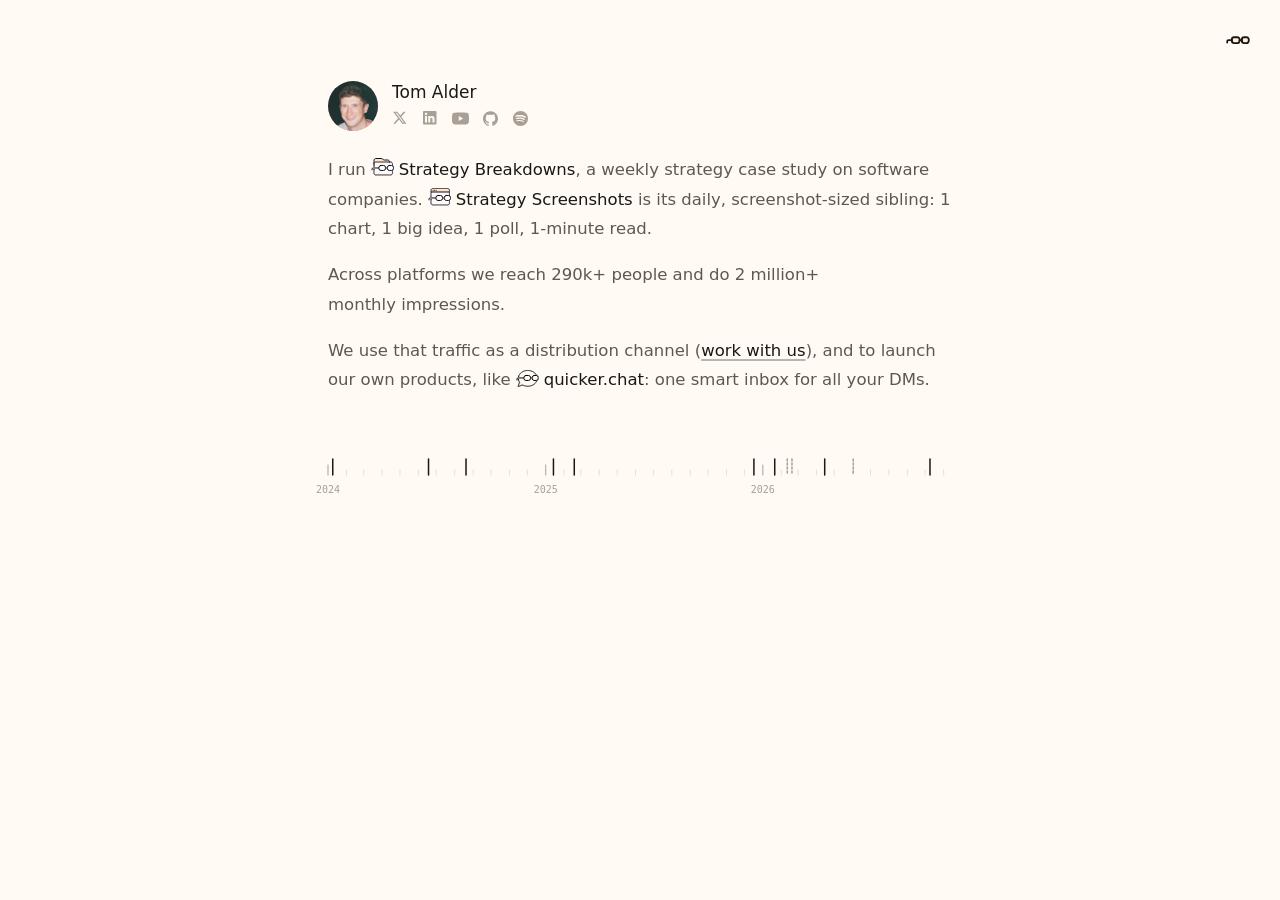
<file: index.html>
<!doctype html>
<html lang="en">
<head>
<meta charset="utf-8">
<meta name="viewport" content="width=device-width, initial-scale=1">
<meta name="theme-color" content="#FFFAF3">
<title>Tom Alder</title>
<link rel="icon" href="favicon.svg" type="image/svg+xml">
<meta name="description" content="Tom Alder runs Strategy Breakdowns, makes Strategy Screenshots and is building quicker.chat.">
<!-- the site follows the device's light/dark setting; clicking the glasses overrides it for this visit only -->
<script>try { localStorage.removeItem('ta-theme'); const t = sessionStorage.getItem('ta-theme'); if (t) document.documentElement.dataset.theme = t; } catch (e) {}</script>
<link rel="stylesheet" href="home.css?v=b6a0f877">
<link rel="stylesheet" href="playlists.css?v=b6a0f877">
<link rel="stylesheet" href="clicks.css?v=b6a0f877">
</head>
<body>


<button class="specs" type="button" aria-label="Switch light and dark"><svg viewBox="91 178 389 136" aria-hidden="true">
  <path class="lens" d="M223.5,198 H274 A37.5,37.5 0 0 1 311.5,235.5 V256.5 A37.5,37.5 0 0 1 274,294 H223.5 A37.5,37.5 0 0 1 186,256.5 V235.5 A37.5,37.5 0 0 1 223.5,198 Z"/><path class="lens" d="M386,198 H422.5 A37.5,37.5 0 0 1 460,235.5 V256.5 A37.5,37.5 0 0 1 422.5,294 H386 A37.5,37.5 0 0 1 348.5,256.5 V235.5 A37.5,37.5 0 0 1 386,198 Z"/>
  <g class="frame"><path d="M223.5,198 H274 A37.5,37.5 0 0 1 311.5,235.5 V256.5 A37.5,37.5 0 0 1 274,294 H223.5 A37.5,37.5 0 0 1 186,256.5 V235.5 A37.5,37.5 0 0 1 223.5,198 Z"/><path d="M386,198 H422.5 A37.5,37.5 0 0 1 460,235.5 V256.5 A37.5,37.5 0 0 1 422.5,294 H386 A37.5,37.5 0 0 1 348.5,256.5 V235.5 A37.5,37.5 0 0 1 386,198 Z"/><path d="M311.5,245 H348.5"/><path d="M186,245 H131 A20,20 0 0 0 111,265 V285"/></g>
</svg></button>

<main class="col">
  <section class="me si" style="--i:0">
    <div class="av"><img src="assets/me.jpg" alt="Tom Alder" onerror="this.remove()"></div>
    <div><h1>Tom Alder</h1><nav class="social" aria-label="Elsewhere"></nav></div>
  </section>
  <section class="bio si" style="--i:1"></section>
  <section class="writing si" style="--i:3"><div class="tl-mount"></div></section>
</main>

<aside class="dev" aria-label="Dev options"></aside>

<script src="lib/engine.js?v=b6a0f877"></script>
<script src="lib/motions.js?v=b6a0f877"></script>
<script src="shared.js?v=b6a0f877"></script>
<script src="copy.js?v=b6a0f877"></script>
<script src="timelines.js?v=b6a0f877"></script>
<script src="playlists.js?v=b6a0f877"></script>
<script src="clicks.js?v=b6a0f877"></script>
<script src="home.js?v=b6a0f877"></script>
</body>
</html>
</file>
<file: home.css>
/* fonts come from the device, never served as files: their licence doesn't cover a public website. Every Mac, iPhone
   and iPad has Avenir Next built in, so it's named straight in --body (no @font-face, which would hide the built-in
   one if it failed); elsewhere the page falls back to the system font. */
@font-face { font-family: 'New Order'; src: local('New Order Semibold'), local('NewOrder-Semibold'); font-weight: 600; font-display: swap; }

:root {
  --bg: #FFFAF3; --fg: #1A1715; --soft: #5E5852; --faint: #A8A096; --rule: #E7DFD3; --tint: #F08A4B; --chip: #FFE7C6; --dot: #1A1715;
  --sphere-a: #FFE7C6; --sphere-b: #F6B98A; --card: #FFFDF9; --well: #F4EDE2; --wire: #D9CFC0;
  --head: 'New Order', system-ui, sans-serif; --body: 'Avenir Next', system-ui, sans-serif; --mono: ui-monospace, 'SF Mono', Menlo, monospace;
  --out: cubic-bezier(.22, 1, .36, 1); --spring: cubic-bezier(.34, 1.56, .64, 1);
  color-scheme: light;
}
@media (prefers-color-scheme: dark) { :root:not([data-theme="light"]) { --bg: #141312; --fg: #F3EFE8; --soft: #B5AEA5; --faint: #6F6962; --rule: #2A2826; --tint: #FFC99A; --chip: rgba(255, 231, 198, .12); --dot: #FFFAF3; --sphere-a: #6B5440; --sphere-b: #2C221B; --card: #1C1A18; --well: #242120; --wire: #3A3632; color-scheme: dark; } }
:root[data-theme="dark"] { --bg: #141312; --fg: #F3EFE8; --soft: #B5AEA5; --faint: #6F6962; --rule: #2A2826; --tint: #FFC99A; --chip: rgba(255, 231, 198, .12); --dot: #FFFAF3; --sphere-a: #6B5440; --sphere-b: #2C221B; --card: #1C1A18; --well: #242120; --wire: #3A3632; color-scheme: dark; }

* { box-sizing: border-box; }
html, body { margin: 0; }
/* phones: no text inflation when turned sideways, and no double-tap zoom (pinch zoom still works) */
html { -webkit-text-size-adjust: 100%; text-size-adjust: 100%; touch-action: manipulation; }
body { background: var(--bg); color: var(--fg); font: 400 16px/1.75 var(--body); -webkit-font-smoothing: antialiased; min-height: 100vh; display: grid; justify-items: center; align-items: start; }
a { color: inherit; text-decoration: none; }
.col { width: min(624px, calc(100vw - 48px)); /* wide enough for the bio's middle sentence on 1 line; 24px each side on a phone */ padding: max(48px, 9vh) 0 400px; }

/* the theme dot */
.specs { position: fixed; top: 22px; right: 22px; width: 40px; height: 36px; padding: 0; border: 0; background: none; cursor: pointer; z-index: 10; display: grid; place-items: center;
  --lens: #FFF0DC; --lens-on: #F7D3A0; } /* warm cream lenses in light mode, deepening a shade on hover */
.specs svg { width: 24px; height: auto; overflow: visible; display: block; }
.specs .frame path { fill: none; stroke: var(--fg); stroke-width: 30; stroke-linecap: round; stroke-linejoin: round; transition: stroke .4s; }
.specs .lens { fill: var(--lens); transition: fill .45s cubic-bezier(.3, .7, .2, 1); }
.specs:hover .lens, .specs:focus-visible .lens { fill: var(--lens-on); }
.specs:focus { outline: none; }
/* in dark mode the lenses are tinted light: you see light mode through them */
:root[data-theme="dark"] .specs { --lens: #3A2E25; --lens-on: #8A6C50; } /* warm brown in dark mode */
@media (prefers-color-scheme: dark) { :root:not([data-theme="light"]) .specs { --lens: #3A2E25; --lens-on: #8A6C50; } }

/* intro */
.me { display: flex; align-items: center; gap: 14px; margin-bottom: 24px; }
.av { position: relative; width: 50px; height: 50px; border-radius: 50%; flex: none; overflow: hidden;
  background: radial-gradient(circle at 34% 30%, #fff 0, var(--sphere-a) 22%, var(--sphere-b) 78%, var(--sphere-b) 100%); box-shadow: inset -4px -6px 12px rgba(0, 0, 0, .12); }
.av img { width: 100%; height: 100%; object-fit: cover; display: block; }
.me h1 { font: 500 17px/1.3 var(--body); margin: 0; }
.role { margin: 0; font: 400 15px/1.3 var(--body); color: var(--soft); }
.bio p { margin: 0 0 16px; font-size: 16.5px; line-height: 1.8; color: var(--soft); text-wrap: pretty; }
.bio p:last-child { margin-bottom: 0; }
.bio .nw { white-space: nowrap; } /* "1-minute" never breaks at its hyphen on a narrow phone */
.bio strong { font-weight: 500; color: var(--fg); }
.bio .cta { margin-top: 18px; font-size: 13.5px; color: var(--faint); }
.cta a { color: var(--faint); font-weight: 400; }
.cta .t { text-decoration: underline 2px; text-decoration-color: transparent; text-underline-offset: 3px; transition: text-decoration-color .18s, color .18s; }
.cta i { font-style: normal; display: inline-block; margin-left: 3px; transition: transform .2s var(--out), color .2s; }
.cta a:hover { color: var(--fg); } .cta a:hover .t { text-decoration-color: currentColor; } .cta a:hover i { transform: translate(2px, -2px); color: var(--tint); }

/* inline products, as in the media kit's footer: the mark centred on the text, and on hover a 2px underline fades
   in under the words only (never the mark) while the words darken; the mark does the moving */
.il { color: var(--fg); font-weight: 500; white-space: nowrap; text-decoration: none; }
.il .t { text-decoration: underline 2px; text-decoration-color: transparent; text-underline-offset: 3px; transition: text-decoration-color .18s, color .18s; }
.il:hover .t { text-decoration-color: currentColor; }
.ic { display: inline-block; width: 1.42em; height: 1.24em; vertical-align: middle; position: relative; top: -.14em; margin: -.4em .26em -.3em 0; }

/* social: grey and still; the one you're on darkens, and 1 shared label glides between them, resizing to each
   handle, like the timeline card */
.social { position: relative; display: flex; gap: 2px; margin: 2px 0 0 -6px; }
.so { position: relative; display: grid; place-items: center; width: 28px; height: 26px; color: var(--faint); transition: color .2s; will-change: transform; }
.so svg { width: 15px; height: 15px; fill: currentColor; }
.so[aria-label="X"] svg { width: 13.5px; height: 13.5px; } /* the X glyph fills its whole box, so it reads taller than the rest */
.so[aria-label="LinkedIn"] svg { width: 13.5px; height: 13.5px; } /* the LinkedIn square reads heavier than the others */
.so[aria-label="YouTube"] svg { width: 17px; height: 17px; }
.so[aria-label="Spotify"] svg { width: 15px; height: 15px; }
.so:hover { color: var(--fg); }

/* writing: a ruler of months with a preview card */
.writing { position: relative; z-index: 40; margin-top: 40px; }
.tl { position: relative; user-select: none; }
.tl-rc { cursor: pointer; }
.tl-axis { width: 100%; height: 64px; overflow: visible; display: block; touch-action: pan-y; } /* a finger slides along it to scrub; up-down still scrolls */
.tl-axis line { stroke: var(--faint); stroke-width: 1; stroke-linecap: round; transition: stroke .35s, stroke-width .35s; }
.tl-axis line.mo { stroke: var(--rule); } .tl-axis line.pt { stroke: var(--fg); stroke-width: 1.5; } .tl-axis line.pt.on { stroke: var(--tint); stroke-width: 2; }
.tl-axis text { font: 500 10px var(--mono); fill: var(--faint); text-anchor: middle; }
.tl-axis line.pt.job { stroke: var(--faint); stroke-dasharray: 2 2; } .tl-axis line.pt.job.on { stroke: var(--tint); stroke-dasharray: none; }

/* the pile: a still stack on a faint desk grid, no card around it; just the title and date beneath */
/* no will-change here: it froze the cards' raster at their original size, so scaled-up vectors and text went soft */
.rc-card { position: absolute; left: 0; top: 74px; z-index: 30; opacity: 0; }
.rc-clip { position: relative; }
.rc-pane { position: absolute; left: 0; top: 0; width: 380px; transform-origin: 0 0; /* a pile shrunk to fit a phone (timelines.js fitPane) scales from its top-left */ opacity: 0; transform: translateX(var(--dx, 0)); filter: blur(3px); transition: opacity .26s, transform .38s var(--out), filter .26s; }
.rc-pane.in { opacity: 1; transform: none; filter: none; }
.rc-pane.out { opacity: 0; transform: translateX(var(--dx, 0)); filter: blur(3px); transition-duration: .2s, .3s, .2s; pointer-events: none; }
.pile { position: relative; width: 380px; height: 310px; touch-action: pan-y; } /* between the cards a swipe still scrolls, but a pinch never zooms the page: it pinches a card (timelines.js) */
.pi { position: absolute; left: 50%; top: 50%; transform: translate(-50%, -50%) translate(var(--x), var(--y)) rotate(var(--r)) scale(var(--s, 1)); cursor: grab; user-select: none; -webkit-user-select: none; -webkit-user-drag: none;
  touch-action: none; -webkit-touch-callout: none; } /* on a touchscreen a finger on a card drags it any way it goes, and the page never scrolls or zooms from it */
.pi.drag { cursor: grabbing; } /* keeps its own layer while dragged */
.pi.home { transition: translate .62s cubic-bezier(.34, 1.56, .64, 1), rotate .62s cubic-bezier(.34, 1.56, .64, 1); }
.pi.media { border-radius: 5px; --lift: 0 1px 2px rgba(30, 18, 6, .1), 0 5px 12px -4px rgba(30, 18, 6, .2), 0 20px 36px -14px rgba(30, 18, 6, .55); box-shadow: var(--lift); }
.pi.media img, .pi.media video { display: block; max-width: 270px; max-height: 200px; width: auto; height: auto; border-radius: 5px; pointer-events: none; }
.pi.drag.media, .pi.drag.doc, .pi.drag.job { box-shadow: 0 2px 3px rgba(30, 18, 6, .1), 0 10px 20px -6px rgba(30, 18, 6, .22), 0 30px 48px -16px rgba(30, 18, 6, .55); }
/* picked up by a finger held on it: a deeper, softer shadow, as if it's off the desk */
.pi.lift.media, .pi.lift.doc, .pi.lift.job, .pi.lift.cover { box-shadow: 0 4px 6px rgba(30, 18, 6, .12), 0 16px 28px -8px rgba(30, 18, 6, .28), 0 38px 60px -18px rgba(30, 18, 6, .6); }
.pi-play { position: absolute; left: 50%; top: 50%; width: 36px; height: 36px; margin: -18px 0 0 -18px; border-radius: 50%; display: grid; place-items: center;
  background: linear-gradient(180deg, #6f6af8 0%, #5a55f0 100%);
  box-shadow: inset 0 1px 0 rgba(255, 255, 255, .22), inset 0 -1px 0 rgba(20, 14, 90, .18), 0 0 0 1px rgba(255, 255, 255, .28), 0 4px 12px -2px rgba(40, 30, 140, .35);
  transition: filter .2s, transform .2s; cursor: pointer; }
.pi-play:hover { transform: scale(1.06); }
.pi-play svg { width: 17px; height: 17px; fill: #fff; margin-left: 0; }
/* hovering a clip changes nothing; only the play button itself responds */
.pi-play:hover { filter: brightness(1.1); }
.pile.empty { height: 0; }
.pi-loom { position: absolute; left: 10px; bottom: 10px; display: flex; align-items: center; gap: 4px; padding: 3px 6px 3px 4px; border-radius: 999px; background: #fff; color: #1d1b2e; font: 600 10px/1 var(--body); box-shadow: 0 2px 8px rgba(0, 0, 0, .15); pointer-events: none; }
.pi-loom svg { width: 11px; height: 11px; }
.pi.sticker .pi-tile { display: grid; place-items: center; width: 48px; height: 48px; border-radius: 12px; background: #fff; border: 3px solid #fff; box-shadow: 0 0 0 1px rgba(0, 0, 0, .1), 0 8px 14px -8px rgba(0, 0, 0, .45); }
.pi.sticker svg { width: 26px; height: 26px; }
.pi.sticker .pi-mark { display: block; width: 100%; height: 100%; border-radius: 9px; pointer-events: none; } /* a logo that is its own tile (beehiiv's app icon) fills the white rim */
.pi.doc, .pi.job { width: 210px; padding: 9px 11px 12px; background: #fff; border: 1px solid #2B2622; border-radius: 4px; display: flex; flex-direction: column; gap: 6px; color: #2B2622;
  box-shadow: 0 1px 2px rgba(30, 18, 6, .1), 0 5px 12px -4px rgba(30, 18, 6, .18), 0 20px 36px -14px rgba(30, 18, 6, .5); }
.pi-doc-bar { display: flex; gap: 3px; margin-bottom: 1px; } .pi-doc-bar i { width: 5px; height: 5px; border-radius: 50%; border: 1px solid #2B2622; }
.pi-doc-t, .pi-job-t { font: 600 12.5px/1.15 var(--body); letter-spacing: -.005em; }
.pi-doc-img { height: 40px; border: 1px solid #2B2622; background: linear-gradient(to top right, transparent calc(50% - .6px), #2B2622 50%, transparent calc(50% + .6px)), linear-gradient(to bottom right, transparent calc(50% - .6px), #2B2622 50%, transparent calc(50% + .6px)); }
.pi-doc-l { height: 4px; border-radius: 2px; background: #D9D3CA; }
.pi-job-k { font: 500 9.5px/1 var(--mono); letter-spacing: .06em; text-transform: uppercase; color: #8A8178; }
.pi-job-h { font: 600 10px/1 var(--body); color: #2B2622; margin-top: 3px; }
.pi-job-apply { align-self: flex-start; margin-top: 4px; padding: 4px 9px; border-radius: 999px; background: #2B2622; color: #fff; font: 600 10.5px/1 var(--body); }
.pi.stamp { padding: 6px 12px; border: 2px solid var(--tint); border-radius: 6px; color: var(--tint); font: 700 13px/1 var(--mono); letter-spacing: .14em; text-transform: uppercase;
  background: color-mix(in srgb, var(--bg) 70%, transparent); box-shadow: inset 0 0 0 2px color-mix(in srgb, var(--bg) 90%, transparent), inset 0 0 0 3.5px var(--tint); mix-blend-mode: multiply; }
:root[data-theme="dark"] .pi.stamp { mix-blend-mode: normal; }
.rc-cap { position: relative; left: 50%; transform: translateX(-50%); display: flex; width: max-content; max-width: calc(100vw - 32px); align-items: baseline; gap: 10px; margin-top: 6px; text-decoration: none; color: var(--fg); white-space: nowrap; }
.rc-t { font: 500 15px/1.3 var(--body); text-decoration: underline 1px; text-decoration-color: var(--rule); text-underline-offset: 4px; transition: text-decoration-color .18s; }
.rc-t i { font-style: normal; display: inline-block; margin-left: 4px; color: var(--faint); transition: transform .2s var(--out), color .2s; }
.rc-cap:hover .rc-t { text-decoration-color: currentColor; } .rc-cap:hover .rc-t i { transform: translate(2px, -2px); color: var(--tint); }
.rc-cap time { font: 500 11px/1 var(--mono); color: var(--faint); white-space: nowrap; order: -1; }

.si { animation: staggerIn .7s var(--out) both; animation-delay: calc(var(--i) * 80ms + 80ms); }
@keyframes staggerIn { from { opacity: 0; transform: translateY(8px); filter: blur(2px); } }

/* dev options (not in the final site) */
.dev { position: fixed; left: 12px; bottom: 12px; z-index: 20; display: grid; gap: 6px; font: 500 11px/1 var(--body); color: var(--faint); background: var(--bg); border: 1px solid var(--rule); border-radius: 10px; padding: 9px 10px; opacity: .55; transition: opacity .2s; }
.dev:hover { opacity: 1; }
.dev div { display: flex; gap: 4px; align-items: center; flex-wrap: wrap; }
.dev b { font-weight: 600; color: var(--soft); width: 76px; }
.dev button { border: 1px solid var(--rule); background: none; color: var(--soft); border-radius: 6px; padding: 3px 7px; font: inherit; cursor: pointer; }
.dev button.on { background: var(--fg); color: var(--bg); border-color: var(--fg); }
.dev a { color: var(--faint); text-decoration: underline; }

@media (max-width: 640px) { .dev { display: none; } }
@media (prefers-reduced-motion: reduce) { .si { animation: none; } }

/* "Open?": the first click on a card offers the link instead of leaving the page; a second click (or a click on
   the offer) goes there. 5 ways to show the offer, picked in the dev panel ("Open"), set as html[data-ask]. */
.rc-t { background: linear-gradient(var(--chip), var(--chip)) no-repeat 0 82% / 0% 62%; transition: text-decoration-color .18s, background-size .38s var(--out), color .25s; }
.rc-cap { transition: background-color .28s var(--out), padding .28s var(--out), color .28s, margin-top .3s var(--out); border-radius: 999px; }
.rc-cap time { position: relative; } .rc-cap time > span { display: inline-block; transition: opacity .22s, transform .3s var(--out); }
.rc-q, .rc-h { position: absolute; right: 0; top: 0; white-space: nowrap; }
.rc-q, .rc-h { opacity: 0; transform: translateY(5px); color: var(--tint); } .rc-h { color: var(--soft); }
.rc-open { display: inline-flex; align-items: center; gap: 3px; max-width: 0; overflow: hidden; opacity: 0; padding: 0; margin-left: -10px; border-radius: 999px;
  background: var(--fg); color: var(--bg); font: 600 11px/1 var(--mono); letter-spacing: .04em; align-self: center;
  transition: max-width .32s var(--out), opacity .2s, padding .32s var(--out), margin .32s var(--out), transform .2s var(--out); }
.rc-open i { font-style: normal; }
.rc-tag { position: absolute; left: 0; top: 0; z-index: 90; pointer-events: none; opacity: 0; transform: translate(14px, 14px) scale(.85); transform-origin: 0 0;
  background: var(--fg); color: var(--bg); font: 600 11px/1 var(--mono); padding: 6px 8px; border-radius: 6px; white-space: nowrap; box-shadow: 0 0 0 1px color-mix(in srgb, var(--bg) 55%, transparent), 0 4px 10px rgba(0, 0, 0, .18); transition: opacity .18s, transform .22s var(--out); }
.pi { transition: outline-offset .3s var(--out), outline-color .3s; outline: 1.5px dashed transparent; outline-offset: 0; }
.ask .pi { cursor: pointer; }
@keyframes rc-nudge { 40% { transform: translateX(3px); } }
@keyframes rc-pop { 0% { transform: translateX(-50%) scale(.96); } 60% { transform: translateX(-50%) scale(1.03); } 100% { transform: translateX(-50%) scale(1); } }

/* 1 Pill: the title is highlighted and an "Open" pill slides out beside it */
[data-ask="pill"] .ask .rc-t { background-size: 100% 62%; text-decoration-color: transparent; }
[data-ask="pill"] .ask .rc-t > i { color: var(--tint); transform: translate(2px, -2px); }
[data-ask="pill"] .ask .rc-open { max-width: 80px; opacity: 1; padding: 5px 8px 5px 9px; margin-left: 2px; animation: rc-nudge .5s .2s var(--out); }
[data-ask="pill"] .rc-cap:hover .rc-open { transform: translateX(2px); }

/* 2 Ask: the date turns into the question, "Open?", and the link underlines in orange */
[data-ask="ask"] .ask .rc-d { opacity: 0; transform: translateY(-5px); }
[data-ask="ask"] .ask .rc-q { opacity: 1; transform: none; }
[data-ask="ask"] .ask .rc-t { text-decoration-color: var(--tint); text-decoration-thickness: 1.5px; }
[data-ask="ask"] .ask .rc-t > i { color: var(--tint); transform: translate(2px, -2px); }

/* 3 Button: the caption itself becomes a button */
[data-ask="button"] .ask .rc-cap { background: var(--fg); color: var(--bg); padding: 8px 14px 8px 13px; animation: rc-pop .4s var(--out); }
[data-ask="button"] .ask .rc-cap time { color: color-mix(in srgb, var(--bg) 55%, transparent); }
[data-ask="button"] .ask .rc-t { text-decoration-color: transparent; }
[data-ask="button"] .ask .rc-t > i { color: var(--bg); transform: translate(2px, -2px); }

/* 4 Tag: a small "Open ↗" label rides with your cursor over the pile */
[data-ask="tag"] .ask .rc-tag { opacity: 1; transform: translate(14px, 14px) scale(1); }
[data-ask="tag"] .ask .rc-t { text-decoration-color: currentColor; }
[data-ask="tag"] .ask .rc-t > i { color: var(--tint); transform: translate(2px, -2px); }

/* 5 Frame: the card you clicked gets a dashed frame and the caption says "Click again" */
[data-ask="frame"] .ask .pi.picked { outline-color: var(--tint); outline-offset: 6px; }
[data-ask="frame"] .ask .rc-d { opacity: 0; transform: translateY(-5px); }
[data-ask="frame"] .ask .rc-h { opacity: 1; transform: none; }
[data-ask="frame"] .ask .rc-t > i { color: var(--tint); transform: translate(2px, -2px); }

/* the edge on pictures and clips: 5 versions to choose between (dev panel, "Edge"), set as html[data-edge].
   All crisp: solid 1px lines or solid white, never a soft half-transparent ring. */
[data-edge="hair"] .pi.media { outline: 1px solid rgba(26, 23, 21, .16); outline-offset: -1px; }       /* a thin dark hairline */
/* a thin solid white keyline, drawn on top of the picture so a hover (the clips brighten) never hides it */
[data-edge="inset"] .pi.media::after { content: ""; position: absolute; inset: 0; border-radius: inherit; box-shadow: inset 0 0 0 calc(1px / var(--s, 1)) var(--keyline); pointer-events: none; z-index: 3; }
/* the keyline is near-black on the light page and white on the dark one */
:root { --keyline: #1F1B18; } /* near-black in both themes (Tom: try black outlines in dark mode too) */
[data-edge="paper"] .pi.media { padding: 4px; background: #fff; border-radius: 3px; }                   /* a white print border */
[data-edge="paper"] .pi.media img, [data-edge="paper"] .pi.media video { border-radius: 1px; }
[data-edge="matte"] .pi.media { border-radius: 9px; box-shadow: 0 0 0 1px rgba(26, 23, 21, .1), var(--lift); }   /* rounder, with a faint ring outside */
[data-edge="matte"] .pi.media img, [data-edge="matte"] .pi.media video { border-radius: 9px; }
[data-edge="none"] .pi.media { outline: none; }                                                           /* no edge, just the shadow */
:root[data-theme="dark"][data-edge="hair"] .pi.media { outline-color: rgba(255, 255, 255, .14); }
@media (prefers-color-scheme: dark) { :root:not([data-theme="light"])[data-edge="hair"] .pi.media { outline-color: rgba(255, 255, 255, .14); } }

/* no focus halo on the links after a click (Tom: never); the caption and media-kit links included */
a:focus, a:focus-visible, .rc-cap:focus, .rc-cap:focus-visible { outline: none; box-shadow: none; }
a { -webkit-tap-highlight-color: transparent; }

/* piles of 6+ cards use smaller cards, so the pile stays clear of the ruler above and the title below */
.pile.big .pi.media img, .pile.big .pi.media video { max-width: 220px; max-height: 160px; }

/* ---------- Click: the pile dims and a card to open sits on top (html[data-click]) ---------- */
[data-cap="off"] .rc-cap { display: none; }
.pi { transition-property: outline-offset, outline-color, filter, opacity, --hp; transition-duration: .3s, .3s, .4s, .4s, .18s; }
/* out of focus: a little darker and softer, never see-through */
.focus .pi { filter: brightness(.82) saturate(.85) blur(1.5px); }
:root[data-theme="dark"] .focus .pi { filter: brightness(.6) saturate(.8) blur(1.5px); }
@media (prefers-color-scheme: dark) { :root:not([data-theme="light"]) .focus .pi { filter: brightness(.6) saturate(.8) blur(1.5px); } }
.rc-go { position: absolute; left: 50%; top: calc(var(--pt, 0px) + 155px); z-index: 80; translate: -50% -50%; display: none; flex-direction: column; align-items: flex-start; gap: 6px;
  border: 0; padding: 0; background: none; color: inherit; font: inherit; text-align: left; cursor: pointer; opacity: 0; pointer-events: none; }
.rc-go > span, .rc-go .go-bar { display: none; }
.focus .rc-go { opacity: 1; pointer-events: auto; }
.rc-go .go-a i { font-style: normal; display: inline-block; transition: transform .2s var(--out); }
.rc-go:hover .go-a i { transform: translate(2px, -2px); }
.rc-go:focus { outline: none; }

/* 1 Ticket: a cream ticket drops onto the pile, perforated, with the date stub on top */
[data-click="ticket"] .rc-go { display: flex; width: 250px; padding: 16px 18px 14px; background: #FFF4E2; color: #1A1715; border-radius: 10px; transform: rotate(-1.5deg) translateY(-14px);
  box-shadow: 0 2px 3px rgba(30, 18, 6, .12), 0 18px 34px -12px rgba(30, 18, 6, .5); transition: opacity .25s, transform .4s cubic-bezier(.34, 1.4, .64, 1), box-shadow .25s; }
[data-click="ticket"] .rc-go .go-k { display: block; font: 500 11px/1 var(--mono); color: #8A7B6A; padding-bottom: 10px; width: 100%; border-bottom: 1.5px dashed #E2CFB4; }
[data-click="ticket"] .rc-go .go-t { display: block; font: 600 18px/1.25 var(--body); padding-top: 4px; }
[data-click="ticket"] .rc-go .go-a { display: block; align-self: flex-end; font: 600 13px/1 var(--body); color: #C2622A; }
[data-click="ticket"] .focus .rc-go { transform: rotate(-1.5deg) translateY(0); }
[data-click="ticket"] .rc-go:hover { transform: rotate(0deg) translateY(-3px); box-shadow: 0 2px 3px rgba(30, 18, 6, .12), 0 26px 44px -14px rgba(30, 18, 6, .6); }

/* 2 Pull: a white index card slides up out of the pile, ruled like a notebook */
[data-click="pull"] .rc-go { display: flex; width: 240px; padding: 14px 18px 16px; color: #1A1715; border-radius: 4px; transform: translateY(70px);
  background: #fff repeating-linear-gradient(transparent 0 23px, #EADFD0 23px 24px); background-position: 0 30px;
  box-shadow: 0 1px 2px rgba(30, 18, 6, .15), 0 20px 36px -14px rgba(30, 18, 6, .5); transition: opacity .2s, transform .45s cubic-bezier(.22, 1, .36, 1), box-shadow .25s; }
[data-click="pull"] .rc-go .go-k { display: block; font: 500 11px/1 var(--mono); color: #C2622A; }
[data-click="pull"] .rc-go .go-t { display: block; font: 600 17px/24px var(--body); }
[data-click="pull"] .rc-go .go-a { display: block; font: 500 13px/24px var(--body); color: #5E5852; }
[data-click="pull"] .focus .rc-go { transform: translateY(0); }
[data-click="pull"] .rc-go:hover { transform: translateY(-4px); box-shadow: 0 1px 2px rgba(30, 18, 6, .15), 0 28px 46px -14px rgba(30, 18, 6, .6); }

/* 3 Press: one big button, the date in a chip, that grows out of the pile */
[data-click="press"] .rc-go { display: flex; flex-direction: row; align-items: center; gap: 12px; padding: 10px 20px 10px 10px; background: var(--fg); color: var(--bg); border-radius: 999px; white-space: nowrap;
  transform: scale(.85); box-shadow: 0 16px 34px -12px rgba(0, 0, 0, .6); transition: opacity .2s, transform .35s cubic-bezier(.34, 1.56, .64, 1), background-color .2s; }
[data-click="press"] .rc-go .go-k { display: block; font: 500 11px/1 var(--mono); padding: 7px 10px; border-radius: 999px; background: color-mix(in srgb, var(--bg) 16%, transparent); }
[data-click="press"] .rc-go .go-t { display: block; font: 600 16px/1 var(--body); }
[data-click="press"] .rc-go .go-a { display: block; font-size: 0; } [data-click="press"] .rc-go .go-a i { font-size: 16px; color: var(--tint); }
[data-click="press"] .focus .rc-go { transform: scale(1); }
[data-click="press"] .rc-go:hover { transform: scale(1.04); }

/* 4 Sticky: a peach sticky note slapped on top of the pile */
[data-click="sticky"] .rc-go { display: flex; width: 200px; min-height: 170px; padding: 18px 18px 16px; background: #FFD9A8; color: #2B2622; border-radius: 2px 2px 18px 2px; transform: rotate(-4deg) scale(1.15);
  box-shadow: 0 1px 1px rgba(30, 18, 6, .1), 0 14px 22px -10px rgba(30, 18, 6, .45); transition: opacity .15s, transform .32s cubic-bezier(.34, 1.56, .64, 1), box-shadow .25s; }
[data-click="sticky"] .rc-go .go-k { display: block; font: 500 11px/1 var(--mono); color: #9A6A3A; }
[data-click="sticky"] .rc-go .go-t { display: block; font: 600 20px/1.2 var(--head); flex: 1; }
[data-click="sticky"] .rc-go .go-a { display: block; font: 600 13px/1 var(--body); }
[data-click="sticky"] .focus .rc-go { transform: rotate(-4deg) scale(1); }
[data-click="sticky"] .rc-go:hover { transform: rotate(-1deg) scale(1.03) translateY(-2px); box-shadow: 0 1px 1px rgba(30, 18, 6, .1), 0 22px 30px -12px rgba(30, 18, 6, .5); }

/* 5 Window: a small browser window with the real address, like a preview of where you're going */
[data-click="window"] .rc-go { display: flex; gap: 0; width: 290px; background: #fff; color: #1A1715; border-radius: 10px; overflow: hidden; transform: scale(.94) translateY(8px);
  box-shadow: 0 0 0 1px rgba(26, 23, 21, .08), 0 24px 44px -14px rgba(30, 18, 6, .55); transition: opacity .2s, transform .35s cubic-bezier(.22, 1, .36, 1); }
[data-click="window"] .rc-go .go-bar { display: flex; align-items: center; gap: 5px; width: 100%; padding: 9px 10px; background: #F3EEE7; border-bottom: 1px solid #E7DFD3; }
[data-click="window"] .rc-go .go-bar > i { width: 8px; height: 8px; border-radius: 50%; background: #E0D6C8; } 
[data-click="window"] .rc-go .go-bar > i:nth-child(1) { background: #FF6159; } [data-click="window"] .rc-go .go-bar > i:nth-child(2) { background: #FFBD2E; } [data-click="window"] .rc-go .go-bar > i:nth-child(3) { background: #28C941; }
[data-click="window"] .rc-go .go-url { flex: 1; margin-left: 8px; padding: 4px 8px; border-radius: 5px; background: #fff; font: 500 10.5px/1 var(--mono); color: #8A7B6A; white-space: nowrap; overflow: hidden; text-overflow: ellipsis; }
[data-click="window"] .rc-go .go-k { display: block; padding: 14px 16px 0; font: 500 11px/1 var(--mono); color: #8A7B6A; }
[data-click="window"] .rc-go .go-t { display: block; padding: 6px 16px 0; font: 600 18px/1.25 var(--body); }
[data-click="window"] .rc-go .go-a { display: inline-block; margin: 14px 16px 16px; padding: 8px 14px; border-radius: 999px; background: #1A1715; color: #FFFAF3; font: 600 13px/1 var(--body); transition: background-color .2s; }
[data-click="window"] .focus .rc-go { transform: scale(1) translateY(0); }
[data-click="window"] .rc-go:hover { transform: translateY(-3px); } [data-click="window"] .rc-go:hover .go-a { background: #C2622A; }

/* corner handles (a transform box): everything ramps with --k (0 at the edge of a visible corner's zone, 1 on it) */
@property --hp { syntax: '<number>'; inherits: true; initial-value: 0; }
.rc-hd { position: fixed; left: 0; top: 0; width: 0; height: 0; z-index: 70; pointer-events: none; --deg: 0deg; --k: 0; }
/* one handle per live corner, each placed on its corner and faded by its own strength */
.rc-sq { position: absolute; left: 0; top: 0; width: 10px; height: 10px; background: #fff; border: 1.5px solid #9B86F3; border-radius: 2px; pointer-events: none;
  opacity: var(--k, 0); transform: translate(-50%, -50%) rotate(var(--deg, 0deg)); box-shadow: 0 1px 3px rgba(60, 40, 140, .3); }
.hd-near, .hd-near * { cursor: crosshair !important; }
/* the card's own drop shadow turns purple (and a touch deeper) as you near its corner */
.pi.media, .pi.doc, .pi.job { box-shadow: var(--lift, 0 1px 2px rgba(30, 18, 6, .1), 0 5px 12px -4px rgba(30, 18, 6, .18), 0 20px 36px -14px rgba(30, 18, 6, .5)), 0 22px 42px -14px rgba(139, 112, 240, calc(var(--hp) * .75)), 0 4px 14px -4px rgba(139, 112, 240, calc(var(--hp) * .35)); }
.pi.sticker .pi-tile { box-shadow: 0 0 0 1px rgba(0, 0, 0, .1), 0 8px 14px -8px rgba(0, 0, 0, .45), 0 10px 22px -8px rgba(139, 112, 240, calc(var(--hp) * .8)); }
/* lines keep their on-screen thickness at any size: widths divide by the card's scale */
.pi-edge { position: absolute; inset: 0; border-radius: inherit; box-shadow: inset 0 0 0 calc(2px / var(--s, 1)) rgba(177, 158, 248, var(--ea, 0)); pointer-events: none; z-index: 5;
  -webkit-mask: radial-gradient(circle var(--L, 130px) at var(--ex) var(--ey), #000 0, transparent 100%); mask: radial-gradient(circle var(--L, 130px) at var(--ex) var(--ey), #000 0, transparent 100%); }
.pi-edge.all { -webkit-mask: none; mask: none; }
/* the job/doc cards' dark outline is drawn as an inset (borders can't go thinner than 1px, so they'd thicken as it grows) */
.pi.doc, .pi.job { border: 0; }
.pi.doc::before, .pi.job::before { content: ""; position: absolute; inset: 0; border-radius: inherit; box-shadow: inset 0 0 0 calc(1px / var(--s, 1)) #2B2622; pointer-events: none; }
.pi { transform-origin: 50% 50%; }

/* corner effects, v3: the shadow only gains purple (its dark part eases back as the purple comes in, so it never gets
   darker); the purple edge is the black outline's exact width and place and replaces it, the black fading out by
   the same gradient the purple fades in; everything updates instantly with the pointer */
.pi { transition-duration: .3s, .3s, .4s, .4s, 0s; }
.pi.media, .pi.doc, .pi.job { --sa: calc(1 - var(--hp) * .45);
  box-shadow: 0 1px 2px rgba(30, 18, 6, calc(.1 * var(--sa))), 0 5px 12px -4px rgba(30, 18, 6, calc(.2 * var(--sa))), 0 20px 36px -14px rgba(30, 18, 6, calc(.55 * var(--sa))),
    0 calc(20px / var(--s, 1)) calc(40px / var(--s, 1)) calc(-12px / var(--s, 1)) rgba(177, 158, 248, calc(var(--hp) * .6 * var(--pur))), 0 calc(4px / var(--s, 1)) calc(14px / var(--s, 1)) calc(-4px / var(--s, 1)) rgba(177, 158, 248, calc(var(--hp) * .35 * var(--pur))); }
.pi-edge { --lw: calc(1px / var(--s, 1)); box-shadow: inset 0 0 0 var(--lw) rgba(155, 134, 243, var(--ea, 0)); }
[data-edge="inset"] .pi.media::after, .pi.doc::before, .pi.job::before {
  -webkit-mask: radial-gradient(circle var(--kL, 130px) at var(--kex, 0%) var(--key, 0%), rgba(0, 0, 0, calc(1 - var(--kea, 0))) 0, #000 100%);
  mask: radial-gradient(circle var(--kL, 130px) at var(--kex, 0%) var(--key, 0%), rgba(0, 0, 0, calc(1 - var(--kea, 0))) 0, #000 100%); }
.pi.kl-off::after, .pi.kl-off::before { opacity: 0 !important; }
/* stickers (Notion, Figma, Loom) wear the same outline as the cards: the white rim is padding now, so the outline,
   the purple corner edge and the corner handle all trace the tile's real outer edge */
.pi.sticker .pi-tile { position: relative; border: 0; padding: 3px; --sa: calc(1 - var(--hp) * .45);
  box-shadow: 0 8px 14px -8px rgba(0, 0, 0, calc(.45 * var(--sa))), 0 10px 22px -8px rgba(177, 158, 248, calc(var(--hp) * .7)); }
.pi.sticker .pi-tile::after { content: ""; position: absolute; inset: 0; border-radius: inherit; box-shadow: inset 0 0 0 calc(1px / var(--s, 1)) var(--keyline); pointer-events: none;
  -webkit-mask: radial-gradient(circle var(--kL, 130px) at var(--kex, 0%) var(--key, 0%), rgba(0, 0, 0, calc(1 - var(--kea, 0))) 0, #000 100%);
  mask: radial-gradient(circle var(--kL, 130px) at var(--kex, 0%) var(--key, 0%), rgba(0, 0, 0, calc(1 - var(--kea, 0))) 0, #000 100%); }
.pi.sticker.kl-off .pi-tile::after { opacity: 0; }

/* cards that hang off the page (dragged or enlarged) never add scrollbars: no sideways scrolling ever, and no
   up-down scrolling while the real content fits the window (home.js sets html.fits) */
html { overflow-x: hidden; } /* for browsers without clip (Safari before 16): the line below replaces it everywhere else */
html, body { overflow-x: clip; }
html.fits, html.fits body { overflow-y: hidden; }

/* scale and tilt are registered so they can animate (a card dragged off settles back to a normal size and angle) */
@property --s { syntax: '<number>'; inherits: true; initial-value: 1; }
@property --r { syntax: '<angle>'; inherits: false; initial-value: 0deg; }

/* how much purple the corner shadow carries: less on the dark page, where it glows more (and its size never grows
   with a scaled-up card: the blur and offset above divide by the card's scale) */
:root { --pur: 1; } :root[data-theme="dark"] { --pur: .5; }
@media (prefers-color-scheme: dark) { :root:not([data-theme="light"]) { --pur: .5; } }

/* holding a corner handle: a purple ring over the card's own shape, fading in and out, while the black outline fades
   the other way */
.pi-ring { position: absolute; inset: 0; border-radius: inherit; pointer-events: none; z-index: 6; box-shadow: inset 0 0 0 calc(1px / var(--s, 1)) #9B86F3; opacity: 0; transition: opacity .28s ease; }
.pi-ring.on { opacity: 1; }
.pi.cover > .pi-ring { box-shadow: inset 0 0 0 calc(1.5px / var(--s, 1)) #9B86F3; }
.pl-back > .pi-ring { box-shadow: inset 0 0 0 calc(2.5px / var(--s, 1)) #9B86F3; }
[data-edge="inset"] .pi.media::after, .pi.cover::after, .pi.doc::before, .pi.job::before, .pi.sticker .pi-tile::after { transition: opacity .28s ease; }
.pi.kl-fade::after, .pi.kl-fade::before, .pi.kl-fade .pi-tile::after { opacity: 0 !important; }
/* the inline "work with us" link in the Traffic copy: reads as text, underlines and nudges its arrow on hover */
.bio a.work { color: var(--fg); font-weight: 500; text-decoration: none; }
.bio a.work .t { text-decoration: underline 1.5px; text-decoration-color: color-mix(in srgb, currentColor 30%, transparent); text-underline-offset: 3px; transition: text-decoration-color .18s; }
.bio a.work i { font-style: normal; display: inline-block; margin-left: 2px; transition: transform .2s var(--out), color .2s; }
.bio a.work:hover .t { text-decoration-color: currentColor; } .bio a.work:hover i { transform: translate(2px, -2px); color: var(--tint); }
.dev[hidden] { display: none; }

/* ---------- touchscreens and small screens ---------- */
/* clips never show the system's play button when a phone won't autoplay them (Low Power Mode): the still frame shows instead */
video::-webkit-media-controls-start-playback-button { display: none !important; -webkit-appearance: none; }
video::-webkit-media-controls { display: none !important; }
button, .so, .il, .specs { -webkit-tap-highlight-color: transparent; }
/* phones (and anything too narrow for the glasses to sit clear of the 624px column): they sit at the top of the page
   and scroll away, instead of floating over the text */
@media (max-width: 763px) { .specs { position: absolute; top: 8px; right: 12px; } .col { padding-top: max(60px, 9vh); } } /* clear of the name row even on a 320px phone, lined up with the column's right edge */
/* a phone: the ruler sits 12px further in than the text, so "2024", centred on the first month, lines up with the text's
   left edge instead of hanging out towards the screen's */
@media (max-width: 699px) { .tl-rc { margin-inline: 12px; } }
/* fingers: a bigger target for the glasses; the icons keep the same spacing as with a mouse, each a tall target */
@media (pointer: coarse) {
  .specs { width: 48px; height: 44px; }
  .social { gap: 0; margin-left: -6px; }
  .so { width: 28px; height: 36px; }
}
/* no hover on a touchscreen: a tap leaves nothing stuck in its hover look */
@media (hover: none) {
  .so:hover { color: var(--faint); }
  .il:hover .t { text-decoration-color: transparent; }
  .specs:hover .lens { fill: var(--lens); }
  .bio a.work:hover .t { text-decoration-color: color-mix(in srgb, currentColor 30%, transparent); }
  .pi-play:hover { transform: none; filter: none; }
}
</file>
<file: playlists.css>
/* Spotify mode (playlists.js): Tom's playlist covers and Filo, as cards on the site's own pile. Each cover keeps
   the footer's back-of-sleeve, shown on click. The cover is designed at 316px and drawn at 60% (zoom), so the sleeve
   text keeps the proportions that make the longest one (Deep Work, Lo-Fi Radio) fit without clipping. */
.pi.cover { border-radius: 8.4px; box-shadow: var(--lift, 0 1px 2px rgba(30, 18, 6, .1), 0 5px 12px -4px rgba(30, 18, 6, .18), 0 20px 36px -14px rgba(30, 18, 6, .5)), 0 22px 42px -14px rgba(139, 112, 240, calc(var(--hp) * .75)), 0 4px 14px -4px rgba(139, 112, 240, calc(var(--hp) * .35)); }
/* 1.5px: the cover art runs right to its edge, so a 1px line reads thinner here than on the other cards */
.pi.cover::after { content: ""; position: absolute; inset: 0; border-radius: inherit; box-shadow: inset 0 0 0 calc(1.5px / var(--s, 1)) var(--keyline); pointer-events: none; z-index: 3; }
.pi.cover.flip::after { opacity: 0; }
.cv { position: relative; display: block; width: 316px; height: 316px; zoom: .6; }
.pl-front { position: absolute; inset: 0; z-index: 2; border-radius: 14px; overflow: hidden; transform-origin: 50% 50%; transition: transform 250ms cubic-bezier(.22, .8, .36, 1), filter 250ms ease; }
.pl-front img { width: 100%; height: 100%; object-fit: cover; display: block; -webkit-user-drag: none; pointer-events: none; }
.pl-back { position: absolute; top: 6%; left: -3px; right: -3px; bottom: -6px; z-index: 3; padding: 15px 17px 13px; display: flex; flex-direction: column; justify-content: space-between;
  color: #FFE7C6; background: #18161F; border-radius: 16px; box-shadow: 0 18px 36px rgba(0, 0, 0, .55), inset 0 0 0 1.5px #0D0B22; text-decoration: none;
  opacity: 0; transform: translateY(18px); transition: opacity 250ms ease, transform 250ms cubic-bezier(.22, .9, .35, 1); pointer-events: none; cursor: pointer; }
.pl-head, .pl-foot { display: flex; justify-content: space-between; align-items: center; gap: 8px; font: 11.5px/1 ui-monospace, SFMono-Regular, Menlo, monospace; letter-spacing: .14em; text-transform: uppercase; }
.pl-head > *, .pl-foot > *:not(.pl-live) { opacity: .75; }
.pl-title { font-size: 12px; font-weight: 600; } .pl-side { font-weight: 600; letter-spacing: .18em; }
.pl-desc { display: block; padding: 4px 0; font: 15.5px/1.34 -apple-system, BlinkMacSystemFont, 'Segoe UI', Roboto, Helvetica, Arial, sans-serif; white-space: pre-line; word-spacing: -.4px; }
.pl-sub { color: #B19EF8; text-decoration: underline; text-underline-offset: 2px; cursor: pointer; } .pl-sub:hover { color: #FFFAF3; }
.pl-barcode { display: flex; align-items: flex-end; gap: 1.5px; height: 22px; flex: 1; max-width: 58%; } .pl-barcode i { display: block; background: #FFE7C6; height: 100%; opacity: .85; }
.pl-live { display: inline-flex; align-items: center; gap: 9px; color: #fff; font-weight: 600; letter-spacing: .1em; font-size: 13.5px; }
.pl-spotify { width: 15px; height: 15px; filter: drop-shadow(0 0 5px rgba(30, 215, 96, .55)); animation: pl-pulse 1.5s ease-in-out infinite; }
@keyframes pl-pulse { 0%, 100% { transform: scale(1); } 50% { transform: scale(1.13); } }
/* clicked: the cover lifts and dims, and the sleeve slides up in front of it (it links to the playlist) */
.pi.cover.flip .pl-front { transform: translateY(-8%) scale(.85); filter: brightness(.55) saturate(.85); }
.pi.flip .pl-back { opacity: 1; transform: translateY(0); pointer-events: auto; }
/* the desk photo and its clip carry the same sleeve, for Tom's Spotify profile: a cover's sleeve at the same size,
   centred on the card with its top just under the card's top, so the picture lifts and dims behind it the way a cover
   does and its top edge still shows above the sleeve (on the narrow clip the sleeve reaches past both sides) */
.pl-sl { position: absolute; left: 50%; top: 0; width: 189.6px; height: 189.6px; margin-left: -94.8px; z-index: 4; pointer-events: none; }
.pl .pi.media > img, .pl .pi.media > video { transform-origin: 50% 50%; transition: transform 250ms cubic-bezier(.22, .8, .36, 1), filter 250ms ease; }
.pl .pi.media.flip > img, .pl .pi.media.flip > video { transform: translateY(-8%) scale(.85); filter: brightness(.55) saturate(.85); }
/* and, as with a cover, the sleeve is then the shape: the picture's own shadow and outline step aside */
.pl .pi.media.flip { box-shadow: none; background: none; outline-color: transparent; }
.pl .pi.media.flip::after { opacity: 0; }

/* Filo in headphones: one more card on the pile, no frame, bobbing his head with notes floating up */
.pi.filo { width: 120px; }
.pl-filo { position: relative; width: 120px; }
.pl-filo-svg { display: block; width: 100%; height: auto; animation: pl-bob 1.46s ease-in-out infinite; transform-origin: 50% 85%; filter: drop-shadow(0 6px 8px rgba(30, 18, 6, .25)); }
@keyframes pl-bob { 0% { transform: translateY(-2px) rotate(-3.2deg); } 18% { transform: translateY(7px) rotate(.5deg); } 50% { transform: translateY(-2px) rotate(-3.2deg); } 68% { transform: translateY(3px) rotate(-1deg); } 100% { transform: translateY(-2px) rotate(-3.2deg); } }
.pl-notes { position: absolute; top: 0; left: 86%; width: 50%; height: 50%; margin-top: -10px; pointer-events: none; color: #0D0B22; } /* always near-black: they sit over the covers */
.pl-note { position: absolute; left: 0; top: 40%; opacity: 0; width: 24px; height: auto; }
.pl-note-a { animation: pl-float-a 5s ease-in-out infinite; } .pl-note-b { animation: pl-float-b 5s ease-in-out 1.7s infinite; } .pl-note-c { animation: pl-float-c 5s ease-in-out 3.3s infinite; }
@keyframes pl-float-a { 0% { transform: translate(0, 0) scale(.5) rotate(-8deg); opacity: 0; } 15% { opacity: 1; } 50% { transform: translate(14px, -26px) scale(1.05) rotate(14deg); opacity: 1; } 100% { transform: translate(36px, -66px) scale(1.1) rotate(22deg); opacity: 0; } }
@keyframes pl-float-b { 0% { transform: translate(0, 0) scale(.5) rotate(8deg); opacity: 0; } 15% { opacity: 1; } 50% { transform: translate(-10px, -24px) scale(1) rotate(-12deg); opacity: 1; } 100% { transform: translate(-30px, -64px) scale(1.05) rotate(-20deg); opacity: 0; } }
@keyframes pl-float-c { 0% { transform: translate(0, 0) scale(.5) rotate(0deg); opacity: 0; } 15% { opacity: 1; } 50% { transform: translate(5px, -28px) scale(1.05) rotate(16deg); opacity: 1; } 100% { transform: translate(-3px, -62px) scale(1.1) rotate(-14deg); opacity: 0; } }
/* no caption or "open" card under the playlists */
.rc-pane.custom .rc-cap, .rc-pane.custom .rc-go, .rc-pane.custom .rc-tag { display: none !important; }

/* with the sleeve showing, the sleeve is the shape: the cover's own outline and shadow step aside, and the purple
   corner effects sit on the sleeve (its lines drawn 1/0.6 thicker to cancel the 60% zoom) */
.pi.cover.flip { box-shadow: none; }
/* the sleeve wears the same outline as every card (1.5px on screen, drawn 2.5px inside the 60% zoom); it only turns
   purple from a dragged corner, never just from hovering it */
.pi.flip .pl-back { box-shadow: 0 18px 36px rgba(0, 0, 0, .55), 0 22px 42px -14px rgba(177, 158, 248, calc(var(--hp) * .6)), inset 0 0 0 calc(2.5px / var(--s, 1)) var(--keyline); }
.pl-back .pi-edge { box-shadow: inset 0 0 0 calc(3.33px / var(--s, 1)) rgba(177, 158, 248, var(--ea, 0)); }
/* corner effects v3 on covers: same rules as the other cards (see home.css), with the cover's 1.5px line */
.pi.cover { --sa: calc(1 - var(--hp) * .45);
  box-shadow: 0 1px 2px rgba(30, 18, 6, calc(.1 * var(--sa))), 0 5px 12px -4px rgba(30, 18, 6, calc(.18 * var(--sa))), 0 20px 36px -14px rgba(30, 18, 6, calc(.5 * var(--sa))),
    0 calc(20px / var(--s, 1)) calc(40px / var(--s, 1)) calc(-12px / var(--s, 1)) rgba(177, 158, 248, calc(var(--hp) * .6 * var(--pur))), 0 calc(4px / var(--s, 1)) calc(14px / var(--s, 1)) calc(-4px / var(--s, 1)) rgba(177, 158, 248, calc(var(--hp) * .35 * var(--pur))); }
.pi.cover.flip { box-shadow: none; }
.pi.cover > .pi-edge { --lw: calc(1.5px / var(--s, 1)); }
.pl-back .pi-edge { --lw: calc(2.5px / var(--s, 1)); box-shadow: inset 0 0 0 var(--lw) rgba(155, 134, 243, var(--ea, 0)); }
.pi.cover::after { -webkit-mask: radial-gradient(circle var(--kL, 130px) at var(--kex, 0%) var(--key, 0%), rgba(0, 0, 0, calc(1 - var(--kea, 0))) 0, #000 100%);
  mask: radial-gradient(circle var(--kL, 130px) at var(--kex, 0%) var(--key, 0%), rgba(0, 0, 0, calc(1 - var(--kea, 0))) 0, #000 100%); }


/* a Spotify-green play button on the sleeve while you hover it, built like the Loom ones (36px on screen: 60 inside
   the 60% zoom) */
.pl-play { position: absolute; left: 50%; top: 50%; width: 60px; height: 60px; margin: -30px 0 0 -30px; border-radius: 50%; display: grid; place-items: center; z-index: 2;
  background: linear-gradient(180deg, #2BE36F 0%, #1DB954 100%); box-shadow: inset 0 1.5px 0 rgba(255, 255, 255, .25), inset 0 -1.5px 0 rgba(0, 60, 20, .2), 0 0 0 1.5px rgba(255, 255, 255, .3), 0 7px 20px -3px rgba(0, 0, 0, .45);
  opacity: 0; transform: scale(.85); transition: opacity .2s, transform .25s cubic-bezier(.2, 1.3, .3, 1); pointer-events: none; }
.pl-play svg { width: 28px; height: 28px; fill: #0D0B22; }
.pi.flip .pl-back:hover .pl-play { opacity: 1; transform: scale(1); }
/* the fade behind an open sleeve: the page colour at 58%, so the cards under it look like the pile at 42% */
.pl-veil { position: absolute; inset: -12px -300px -60px; /* wide enough for every card and its shadow, short enough never to add a scrollbar, and never up over the ruler */ background: var(--bg); opacity: 0; pointer-events: none; transition: opacity .3s ease; }
.pl-veil.on { opacity: .58; }
</file>
<file: clicks.css>
/* What a click on a pile does (clicks.js): 10 concepts. Everything lives inside .rc-go, which sits in the pane;
   --gx/--gy/--gw/--gh/--gr describe the top card (centre, size, tilt), --px/--py/--pb the pile, --cx/--cy the click. */
@property --fx { syntax: '<length>'; inherits: false; initial-value: 0px; }
@property --fy { syntax: '<length>'; inherits: false; initial-value: 0px; }
@property --ry { syntax: '<angle>'; inherits: false; initial-value: 0deg; }
@property --ls { syntax: '<number>'; inherits: false; initial-value: 1; }
@property --lf { syntax: '<number>'; inherits: false; initial-value: 1; } /* a card picked up by a finger held on it (timelines.js) */
.pi { transform: translate(-50%, -50%) translate(var(--x), var(--y)) translate(var(--fx), var(--fy)) perspective(1400px) rotate(var(--r)) rotateY(var(--ry)) scale(calc(var(--s, 1) * var(--ls) * var(--lf, 1)));
  transition: outline-offset .3s, outline-color .3s, filter .45s, opacity .4s, --hp 0s,
    --fx .7s cubic-bezier(.2, .9, .2, 1), --fy .7s cubic-bezier(.2, .9, .2, 1), --ry .26s cubic-bezier(.6, 0, .9, .5), --ls .5s cubic-bezier(.2, .9, .2, 1); }
[data-cap] .rc-cap { display: none; }
.rc-go { position: absolute; left: 0; top: 0; width: 0; height: 0; translate: none; display: block !important; opacity: 1 !important; pointer-events: none !important; transform: none;
  border: 0; padding: 0; background: none; box-shadow: none; }
.rc-go > * { position: absolute; pointer-events: none; }
.focus .rc-go .g-hit, .focus .rc-go .g-disc { pointer-events: auto; cursor: pointer; }
.rc-go svg { width: 14px; height: 14px; display: inline-block; vertical-align: -2px; transition: transform .25s cubic-bezier(.2, .9, .2, 1); }
.rc-go .g-hit:hover svg { transform: translate(2px, -2px); }
/* out of focus: darker and softer, never see-through (the top card stays crisp where the concept uses it) */
.focus .pi { filter: brightness(.86) saturate(.85) blur(1.4px); }
:root[data-theme="dark"] .focus .pi { filter: brightness(.55) saturate(.8) blur(1.4px); }
@media (prefers-color-scheme: dark) { :root:not([data-theme="light"]) .focus .pi { filter: brightness(.55) saturate(.8) blur(1.4px); } }
[data-click="flip"] .focus .pi.go-top, [data-click="tab"] .focus .pi.go-top, [data-click="placard"] .focus .pi.go-top { filter: none; }

/* 1 Flip: the top card turns edge-on, and its back (a library card) turns in to face you */
.g-flip { left: calc(var(--gx) - var(--gw) / 2); top: calc(var(--gy) - var(--gh) / 2); width: var(--gw); height: var(--gh); box-sizing: border-box; padding: 18px 20px 16px;
  display: flex; flex-direction: column; gap: 8px; color: #2B2622; border-radius: 6px; overflow: hidden;
  background: #FBF4E6 linear-gradient(#E9B8A6, #E9B8A6) no-repeat 0 46px / 100% 1.5px; box-shadow: inset 0 0 0 1px #1F1B18, 0 18px 34px -14px rgba(30, 18, 6, .55);
  transform: perspective(1400px) rotate(var(--gr)) rotateY(-90deg); transition: transform .3s cubic-bezier(.1, .5, .25, 1); }
.g-in .g-flip { transform: perspective(1400px) rotate(var(--gr)) rotateY(0deg); transition-delay: .25s; }
.g-flip .g-hole { position: absolute; left: 50%; top: 10px; width: 12px; height: 12px; margin-left: -6px; border-radius: 50%; background: var(--bg); box-shadow: inset 0 1px 2px rgba(0, 0, 0, .25); }
.g-flip .g-stamp { align-self: flex-end; margin-top: 2px; padding: 4px 8px; font: 600 10.5px/1 var(--mono); letter-spacing: .08em; text-transform: uppercase; color: #C2622A; border: 1.5px solid #C2622A; border-radius: 4px; transform: rotate(-5deg); opacity: .85; }
.g-flip .g-t { font: 600 19px/1.2 var(--head); letter-spacing: -.01em; margin-top: 6px; }
.g-flip .g-lines { display: grid; gap: 9px; margin-top: auto; } .g-flip .g-lines i { height: 1px; background: #E3D6C2; } .g-flip .g-lines i:nth-child(2) { width: 82%; } .g-flip .g-lines i:nth-child(3) { width: 60%; }
.g-flip .g-act { align-self: flex-start; margin-top: 10px; font: 600 13px/1 var(--body); color: #1A1715; border-bottom: 1.5px solid #C2622A; padding-bottom: 3px; }
.g-flip:hover { box-shadow: inset 0 0 0 1px #1F1B18, 0 24px 42px -14px rgba(30, 18, 6, .6); }

/* 2 Tab: a folder tab slides up from behind the top card and carries the title */
.g-tab { left: var(--gx); top: var(--gy); display: flex; align-items: center; gap: 8px; height: 34px; padding: 0 14px 6px 12px; box-sizing: border-box; max-width: 300px;
  font: 600 13px/1 var(--body); color: #2B2622; background: #FFE7C6; border-radius: 10px 10px 0 0; box-shadow: inset 0 0 0 1px #1F1B18, 0 -6px 14px -8px rgba(30, 18, 6, .3);
  transform-origin: 0 100%; transform: rotate(var(--gr)) translate(calc(var(--gw) / -2 + 18px), calc(var(--gh) / -2 - 28px + 34px)); transition: transform .5s cubic-bezier(.2, 1.2, .3, 1); }
.g-in .g-tab { transform: rotate(var(--gr)) translate(calc(var(--gw) / -2 + 18px), calc(var(--gh) / -2 - 28px)); }
.g-in .g-tab:hover { transform: rotate(var(--gr)) translate(calc(var(--gw) / -2 + 18px), calc(var(--gh) / -2 - 32px)); }
.g-tab .g-dot { width: 8px; height: 8px; border-radius: 50%; background: #F08A4B; flex: none; }
.g-tab .g-t { white-space: nowrap; overflow: hidden; text-overflow: ellipsis; }

/* 3 Receipt: a slip prints out from under the pile, line by line */
.g-rcpt { left: var(--px); top: calc(var(--pb) - 26px); width: 230px; margin-left: -115px; padding: 34px 16px 22px; box-sizing: border-box; display: grid; gap: 7px; justify-items: center; text-align: center;
  font: 500 11px/1.35 var(--mono); color: #2B2622; background: #FFFDF8; box-shadow: 0 10px 24px -12px rgba(30, 18, 6, .45), inset 0 0 0 1px rgba(31, 27, 24, .12);
  -webkit-mask: conic-gradient(from -45deg at bottom, #0000, #000 1deg 89deg, #0000 90deg) 50% / 10px 100%; mask: conic-gradient(from -45deg at bottom, #0000, #000 1deg 89deg, #0000 90deg) 50% / 10px 100%;
  clip-path: inset(0 0 100% 0); transition: clip-path .9s steps(9, end); }
.g-in .g-rcpt { clip-path: inset(0 0 0 0); }
.g-rcpt b { font-weight: 700; letter-spacing: .14em; font-size: 10.5px; } .g-rcpt .g-rule { width: 100%; height: 0; border-top: 1.5px dashed #CDBFAA; }
.g-rcpt .g-t { font: 600 14px/1.25 var(--body); color: #1A1715; } .g-rcpt .g-u { color: #8A7B6A; font-size: 10px; word-break: break-all; }
.g-rcpt .g-act { padding: 6px 8px; transition: background-color .2s, color .2s; } .g-rcpt:hover .g-act { background: #1A1715; color: #FFFDF8; }
.g-rcpt .g-thx { color: #A8A096; font-size: 9.5px; letter-spacing: .08em; text-transform: uppercase; }

/* 4 Message: a quicker.chat moment, typing dots that become a link preview of the piece */
.g-msg { left: var(--px); top: var(--py); width: 260px; margin-left: -130px; transform: translateY(-50%); }
.g-msg .g-typing { position: absolute; left: 0; top: 50%; display: flex; gap: 5px; padding: 13px 15px; border-radius: 20px 20px 20px 6px; background: #F2ECE3; box-shadow: inset 0 0 0 1px #1F1B18, 0 10px 22px -10px rgba(30, 18, 6, .45);
  transform: translateY(-50%) scale(.6); transform-origin: 0 100%; opacity: 0; transition: transform .35s cubic-bezier(.2, 1.4, .3, 1), opacity .2s; }
.g-msg .g-typing i { width: 7px; height: 7px; border-radius: 50%; background: #8A7B6A; animation: g-dot 1s ease-in-out infinite; } .g-msg .g-typing i:nth-child(2) { animation-delay: .15s; } .g-msg .g-typing i:nth-child(3) { animation-delay: .3s; }
@keyframes g-dot { 0%, 60%, 100% { transform: translateY(0); opacity: .5; } 30% { transform: translateY(-4px); opacity: 1; } }
.g-in .g-msg .g-typing { transform: translateY(-50%) scale(1); opacity: 1; }
.g-ready .g-msg .g-typing { transform: translateY(-50%) scale(.6); opacity: 0; transition-duration: .2s; }
.g-msg .g-link { display: grid; gap: 4px; padding: 0 0 12px; overflow: hidden; border-radius: 20px 20px 20px 6px; background: #F2ECE3; color: #1A1715; box-shadow: inset 0 0 0 1px #1F1B18, 0 14px 30px -12px rgba(30, 18, 6, .5);
  transform: translateY(-50%) scale(.85); transform-origin: 0 100%; opacity: 0; pointer-events: none; transition: transform .45s cubic-bezier(.2, 1.3, .3, 1), opacity .25s; position: absolute; left: 0; top: 50%; width: 260px; }
.g-ready .g-msg .g-link { transform: translateY(-50%) scale(1); opacity: 1; pointer-events: auto; }
.g-msg .g-th { display: block; height: 128px; background: center / cover; border-bottom: 1px solid #1F1B18; transition: transform .5s cubic-bezier(.2, .9, .2, 1); }
.g-msg .g-link:hover .g-th { transform: scale(1.04); }
.g-msg .g-t { padding: 8px 14px 0; font: 600 14px/1.3 var(--body); } .g-msg .g-h { padding: 0 14px; font: 500 12px/1 var(--body); color: #8A7B6A; }

/* 5 Cursor: the pointer becomes a soft disc with an arrow; the title trails beside it */
[data-click="cursor"] .focus .pile, [data-click="cursor"] .focus .pile * { cursor: none !important; }
.g-cur { left: 0; top: 0; }
.g-cur .g-disc { position: absolute; left: -28px; top: -28px; width: 56px; height: 56px; display: grid; place-items: center; border-radius: 50%; background: var(--fg); color: var(--bg);
  box-shadow: 0 10px 24px -8px rgba(0, 0, 0, .45); transform: scale(0) rotate(var(--tilt, 0deg)); transition: transform .35s cubic-bezier(.2, 1.4, .3, 1); }
.g-cur .g-disc svg { width: 20px; height: 20px; }
.g-in .g-cur .g-disc { transform: scale(1) rotate(var(--tilt, 0deg)); }
.g-cur .g-lab { position: absolute; left: 38px; top: -16px; display: grid; gap: 3px; max-width: 220px; padding: 8px 11px; border-radius: 10px; background: var(--bg); color: var(--fg);
  font: 600 13px/1.25 var(--body); box-shadow: inset 0 0 0 1px var(--keyline), 0 10px 22px -12px rgba(0, 0, 0, .45); opacity: 0; transform: translateX(-6px); transition: opacity .25s .08s, transform .35s .08s cubic-bezier(.2, .9, .2, 1); }
.g-cur .g-lab em, .g-key .g-lab em, .g-fan em { font: 500 10.5px/1 var(--mono); font-style: normal; color: var(--faint); }
.g-in .g-cur .g-lab { opacity: 1; transform: none; }

/* 6 Keycap: a real return key; it presses down under you */
.g-key { left: var(--px); top: var(--py); display: flex; align-items: center; gap: 14px; transform: translate(-50%, calc(-50% - 10px)); opacity: 0; transition: transform .45s cubic-bezier(.2, 1.4, .3, 1), opacity .2s; }
.g-in .g-key { transform: translate(-50%, -50%); opacity: 1; }
.g-key .g-cap { position: relative; width: 74px; height: 66px; flex: none; border-radius: 12px; box-sizing: border-box; padding: 9px 10px; display: flex; flex-direction: column; justify-content: space-between;
  font: 600 11px/1 var(--body); color: #4A433C; background: linear-gradient(#FFFDF9, #EFE8DD); box-shadow: inset 0 0 0 1px #1F1B18, inset 0 -5px 0 #DCD2C3, 0 5px 0 -1px #1F1B18, 0 12px 20px -8px rgba(30, 18, 6, .5);
  transition: transform .12s, box-shadow .12s; }
.g-key .g-cap b { align-self: flex-end; font-size: 18px; color: #1A1715; }
.g-key:hover .g-cap { transform: translateY(4px); box-shadow: inset 0 0 0 1px #1F1B18, inset 0 -3px 0 #DCD2C3, 0 1px 0 0 #1F1B18, 0 5px 10px -6px rgba(30, 18, 6, .5); }
.g-key:active .g-cap { transform: translateY(5px); box-shadow: inset 0 0 0 1px #1F1B18, inset 0 -2px 0 #DCD2C3, 0 0 0 0 #1F1B18; }
.g-key .g-lab { display: grid; gap: 4px; max-width: 220px; padding: 10px 13px; border-radius: 10px; background: var(--bg); color: var(--fg); font: 600 15px/1.25 var(--body); box-shadow: inset 0 0 0 1px var(--keyline), 0 12px 24px -14px rgba(0, 0, 0, .5); }

/* 7 Spotlight: the page dims around the pile; a Spotlight bar shows where you're going */
.g-dim { position: absolute; left: -200vw; top: -200vh; width: 400vw; height: 400vh; z-index: 0; pointer-events: none;
  background: radial-gradient(circle 260px at calc(200vw + var(--px)) calc(200vh + var(--py)), transparent 50%, rgba(10, 8, 6, .5)); animation: g-fade .35s ease-out both; }
.g-dim.g-out { animation: g-fade .25s ease-in reverse both; }
@keyframes g-fade { from { opacity: 0; } to { opacity: 1; } }
.g-spot { left: var(--px); top: var(--py); width: 380px; margin-left: -190px; transform: translateY(-50%) scale(.96); opacity: 0; transition: transform .35s cubic-bezier(.2, 1.2, .3, 1), opacity .2s;
  border-radius: 14px; overflow: hidden; background: rgba(255, 252, 247, .86); -webkit-backdrop-filter: blur(22px) saturate(1.4); backdrop-filter: blur(22px) saturate(1.4);
  box-shadow: inset 0 0 0 1px rgba(31, 27, 24, .5), 0 30px 60px -20px rgba(0, 0, 0, .55); color: #1A1715; }
.g-in .g-spot { transform: translateY(-50%) scale(1); opacity: 1; }
.g-spot .g-q { display: flex; align-items: center; gap: 10px; padding: 14px 16px; font: 500 15px/1 var(--body); border-bottom: 1px solid rgba(31, 27, 24, .12); }
.g-spot .g-q svg { width: 16px; height: 16px; color: #8A7B6A; }
.g-spot .g-typed { display: inline-block; overflow: hidden; white-space: nowrap; max-width: 0; border-right: 1.5px solid #C2622A; padding-right: 1px; animation: g-type .7s steps(var(--n), end) .2s forwards, g-caret .9s steps(1) infinite; }
@keyframes g-type { to { max-width: 320px; } } @keyframes g-caret { 50% { border-color: transparent; } }
.g-spot .g-row { display: flex; align-items: center; gap: 10px; margin: 6px; padding: 9px 10px; border-radius: 8px; background: rgba(240, 138, 75, .16); font: 600 13.5px/1.2 var(--body); }
.g-spot .g-row:hover { background: rgba(240, 138, 75, .26); }
.g-spot .g-fav { width: 18px; height: 18px; border-radius: 5px; background: #FFE7C6; box-shadow: inset 0 0 0 1px #1F1B18; flex: none; }
.g-spot .g-t { flex: 1; min-width: 0; white-space: nowrap; overflow: hidden; text-overflow: ellipsis; } .g-spot .g-h { color: #8A7B6A; font-weight: 500; font-size: 12px; }
.g-spot kbd { font: 600 11px/1 var(--body); padding: 4px 6px; border-radius: 5px; background: #fff; box-shadow: inset 0 0 0 1px rgba(31, 27, 24, .3), 0 1px 0 rgba(31, 27, 24, .3); }

/* 8 Fan: the pile breathes open; the title is set in the space it leaves */
.g-fan { left: var(--px); top: var(--py); display: grid; gap: 7px; justify-items: center; text-align: center; max-width: 260px; padding: 16px 20px; border-radius: 16px;
  background: color-mix(in srgb, var(--bg) 82%, transparent); -webkit-backdrop-filter: blur(10px); backdrop-filter: blur(10px); box-shadow: inset 0 0 0 1px var(--keyline), 0 20px 40px -16px rgba(0, 0, 0, .45);
  color: var(--fg); transform: translate(-50%, -50%) scale(.9); opacity: 0; transition: transform .6s .12s cubic-bezier(.2, 1.1, .3, 1), opacity .3s .12s; }
.g-in .g-fan { transform: translate(-50%, -50%) scale(1); opacity: 1; }
.g-fan .g-t { font: 600 21px/1.2 var(--head); letter-spacing: -.01em; } .g-fan .g-act { font: 600 13px/1 var(--body); border-bottom: 1.5px solid var(--tint); padding-bottom: 3px; }

/* 9 Hold: press and hold the disc; the ring fills and it opens; let go early and nothing happens */
.g-hold { left: var(--cx); top: var(--cy); display: grid; justify-items: center; gap: 10px; transform: translate(-50%, -40px); }
.g-hold .g-disc { position: relative; width: 80px; height: 80px; border: 0; padding: 0; border-radius: 50%; background: var(--fg); color: var(--bg); font: 600 12px/1 var(--body); letter-spacing: .04em;
  box-shadow: 0 14px 30px -10px rgba(0, 0, 0, .5); transform: scale(0); transition: transform .4s cubic-bezier(.2, 1.4, .3, 1); }
.g-in .g-hold .g-disc { transform: scale(1); } .g-holding .g-hold .g-disc { transform: scale(.94); transition-duration: .2s; }
.g-hold svg { position: absolute; inset: -6px; width: 92px; height: 92px; transform: rotate(-90deg); }
.g-hold .g-track { fill: none; stroke: color-mix(in srgb, var(--fg) 18%, transparent); stroke-width: 3; }
.g-hold .g-ring { fill: none; stroke: var(--tint); stroke-width: 3; stroke-linecap: round; stroke-dasharray: 226.2; stroke-dashoffset: 226.2; transition: stroke-dashoffset .25s ease-out; }
.g-holding .g-hold .g-ring { stroke-dashoffset: 0; transition: stroke-dashoffset .72s cubic-bezier(.4, 0, .6, 1); }
.g-hold .g-lab { max-width: 220px; padding: 7px 11px; border-radius: 9px; background: var(--bg); color: var(--fg); font: 600 13px/1.25 var(--body); text-align: center; box-shadow: inset 0 0 0 1px var(--keyline);
  opacity: 0; transform: translateY(-4px); transition: opacity .25s .1s, transform .3s .1s; }
.g-in .g-hold .g-lab { opacity: 1; transform: none; }

/* 10 Placard: the top card comes forward and a gallery label slides in beside it */
.g-plac { left: calc(var(--gR) + 18px); top: var(--gy); width: 190px; box-sizing: border-box; padding: 14px 15px 13px; display: grid; gap: 4px; color: #1A1715; background: #FFFDF9;
  box-shadow: inset 0 0 0 1px #1F1B18, 0 14px 28px -14px rgba(30, 18, 6, .5); transform: translate(-10px, -50%); opacity: 0; transition: transform .5s .1s cubic-bezier(.2, .9, .2, 1), opacity .3s .1s; }
.g-in .g-plac { transform: translate(0, -50%); opacity: 1; }
.g-plac .g-t { font: 600 16px/1.2 var(--head); } .g-plac .g-by { font: 500 12px/1.3 var(--body); color: #5E5852; margin-top: 2px; } .g-plac .g-med { font: italic 500 12px/1.3 var(--body); color: #8A7B6A; }
.g-plac .g-rule { height: 1px; background: #E3D6C2; margin: 8px 0 6px; } .g-plac .g-act { font: 600 12.5px/1 var(--body); }

/* ---------- the Cursor click (picked): the pointer becomes a disc that follows on a spring, its label centred under
   it. Black with an arrow for a piece, Loom-purple play over a Loom clip, Spotify-green play over a playlist sleeve. */
.gc { position: fixed; left: 0; top: 0; z-index: 90; pointer-events: none; }
.gc-disc { position: absolute; left: -28px; top: -28px; width: 56px; height: 56px; display: grid; place-items: center; border-radius: 50%;
  background: #1A1715; color: #FFFAF3; box-shadow: 0 10px 24px -8px rgba(0, 0, 0, .45);
  scale: 0; rotate: var(--tilt, 0deg); transition: scale .32s cubic-bezier(.2, 1.4, .3, 1), background-color .2s; } /* scale and tilt kept apart: the tilt changes every frame and would restart a shared transition */
.gc-disc svg { width: 20px; height: 20px; }
.gc.on .gc-disc { scale: 1; }
/* leaving: no bounce, it shrinks straight into the pointer's tip (the spring carries it there as it shrinks) */
.gc:not(.on) .gc-disc { transition: scale .3s cubic-bezier(.4, 0, .6, 1), background-color .2s; }
.gc:not(.on) .gc-lab { transition: opacity .14s, transform .2s; }
.gc-leave, .gc-leave * { cursor: none !important; }
.gc[data-kind="loom"] .gc-disc { background: linear-gradient(180deg, #6f6af8, #5a55f0); color: #fff; box-shadow: inset 0 1px 0 rgba(255, 255, 255, .22), 0 0 0 1px rgba(255, 255, 255, .28), 0 10px 24px -8px rgba(40, 30, 140, .5); }
.gc[data-kind="spotify"] .gc-disc { background: linear-gradient(180deg, #2BE36F, #1DB954); color: #0D0B22; box-shadow: inset 0 1px 0 rgba(255, 255, 255, .25), 0 0 0 1px rgba(255, 255, 255, .3), 0 10px 24px -8px rgba(0, 60, 20, .5); }
.gc[data-kind="loom"] .gc-disc svg, .gc[data-kind="spotify"] .gc-disc svg { width: 24px; height: 24px; margin-left: 2px; }
/* the label: centred under the disc, the title on 1 or 2 balanced lines */
.gc-lab { position: absolute; left: 0; top: 38px; width: max-content; max-width: 250px; box-sizing: border-box; padding: 8px 12px 9px; display: grid; gap: 3px; justify-items: center; text-align: center;
  border-radius: 10px; background: var(--bg); color: var(--fg); box-shadow: inset 0 0 0 1px var(--keyline), 0 10px 22px -12px rgba(0, 0, 0, .45);
  transform: translate(calc(-50% + var(--lx, 0px)), -4px); opacity: 0; transition: opacity .22s .06s, transform .32s .06s cubic-bezier(.2, .9, .2, 1); }
.gc.on .gc-lab { opacity: 1; transform: translate(calc(-50% + var(--lx, 0px)), 0); }
.gc-lab.up { top: auto; bottom: 38px; } /* near the bottom of the screen the label sits above the disc */
.gc.pin-up .gc-lab { opacity: 0 !important; }
.gc-lab em { font: 500 10.5px/1 var(--mono); font-style: normal; color: var(--faint); }
.gc-lab span { font: 600 13.5px/1.28 var(--body); text-wrap: balance; display: -webkit-box; -webkit-line-clamp: 2; -webkit-box-orient: vertical; overflow: hidden; min-width: 150px; }
.gc-on, .gc-on * { cursor: none !important; }
/* the sleeve's fixed play button gives way to the green play cursor */
.pl-play { display: none; }
/* behind the cursor, the pile only darkens slightly: no blur, nothing see-through */
.focus .pi { filter: brightness(.93) saturate(.92); }
:root[data-theme="dark"] .focus .pi { filter: brightness(.78) saturate(.9); }
@media (prefers-color-scheme: dark) { :root:not([data-theme="light"]) .focus .pi { filter: brightness(.78) saturate(.9); } }

/* while the cursor is up, a clip's own play button steps aside so there is only ever 1 */
.focus .pi-play { opacity: 0; transition: opacity .2s; }
/* behind the cursor the pile fades as 1 shape toward the page (a group opacity, so no card shows through another),
   the same in light and dark; replaces darkening the cards */
.focus .pi, :root[data-theme="dark"] .focus .pi { filter: none; }
@media (prefers-color-scheme: dark) { :root:not([data-theme="light"]) .focus .pi { filter: none; } }
.pile { transition: opacity .35s ease; }
.focus .pile { opacity: .42; }
/* the cursor's label card is always cream with dark type, in light and dark mode */
.gc-lab { background: #FFFAF3; color: #1A1715; box-shadow: inset 0 0 0 1px #1F1B18, 0 10px 22px -12px rgba(0, 0, 0, .45); }
.gc-lab em { color: #8A7B6A; }
</file>
